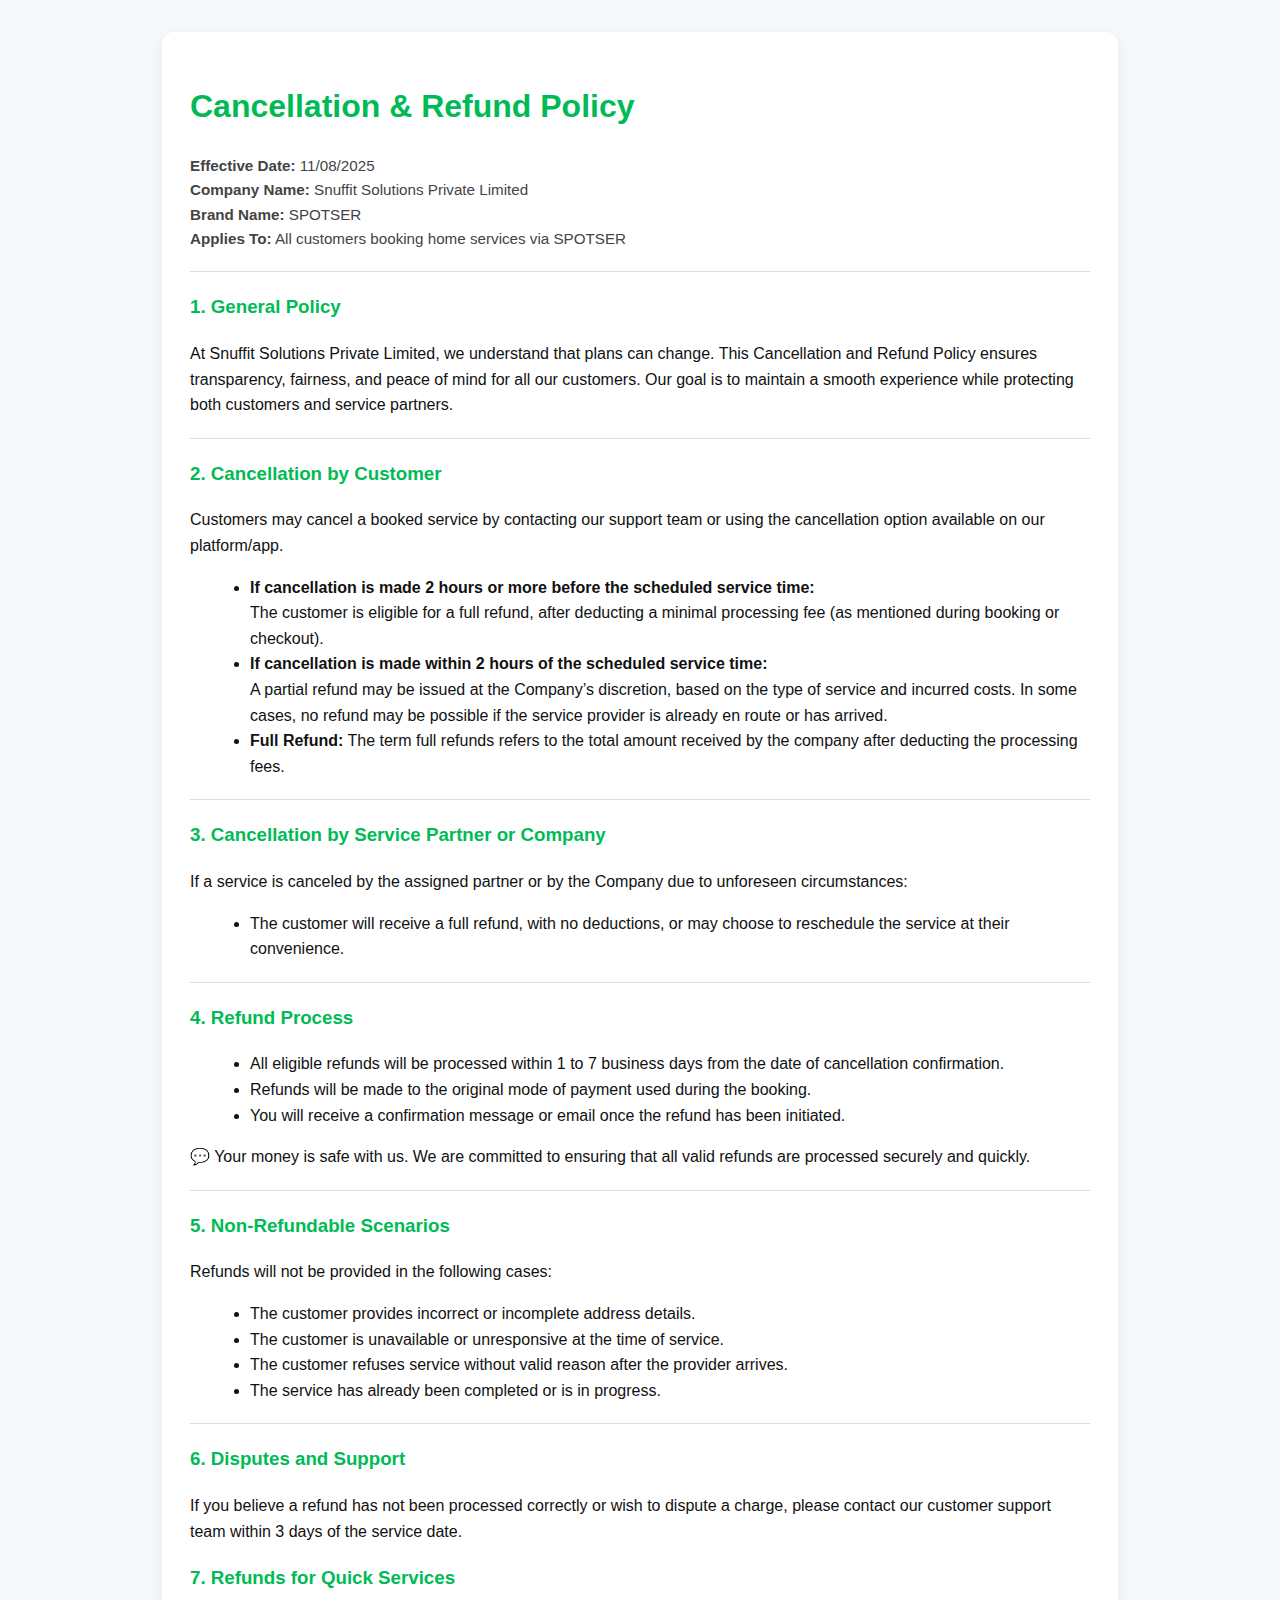
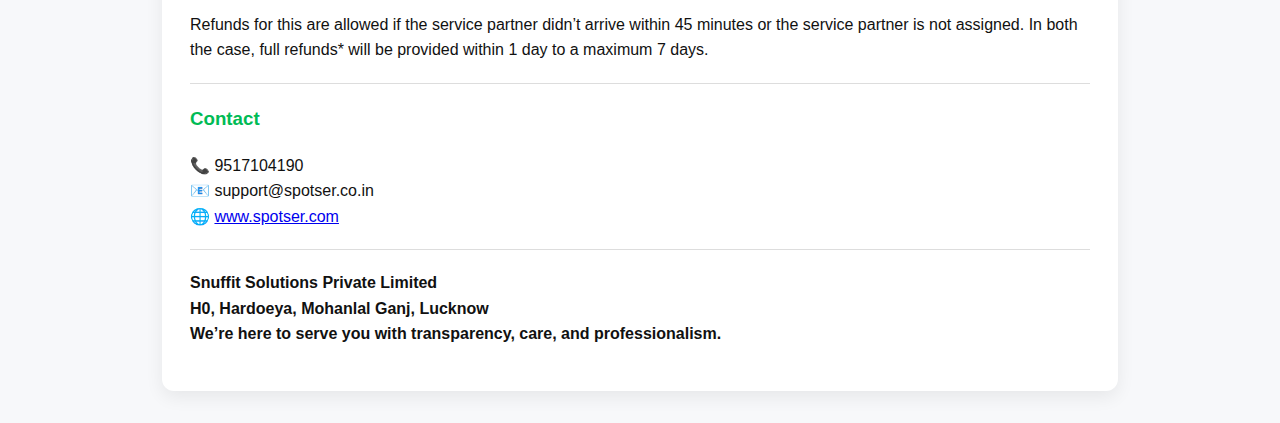
<file: SPOTSR/cancellation-refund.html>
<!doctype html>
<html lang="en">
<head>
  <meta charset="utf-8"/>
  <meta name="viewport" content="width=device-width,initial-scale=1"/>
  <title>Cancellation & Refund Policy - SPOTSER</title>
  <style>
    body { font-family: Arial, sans-serif; line-height: 1.6; padding: 24px; background: #f7f8fa; color: #111; }
    .container { max-width: 900px; margin: 0 auto; background: #fff; padding: 28px; border-radius: 12px; box-shadow: 0 6px 18px rgba(15,15,15,0.07); }
    h1, h2, h3 { color: #0b5; }
    .meta { font-size: 0.95rem; color: #444; }
    hr { border: none; border-top: 1px solid #ddd; margin: 20px 0; }
    ul { margin-left: 20px; }
    .company { font-weight: 600; }
  </style>
</head>
<body>
<div class="container">

<h1>Cancellation & Refund Policy</h1>

<p class="meta">
<strong>Effective Date:</strong> 11/08/2025<br/>
<strong>Company Name:</strong> Snuffit Solutions Private Limited<br/>
<strong>Brand Name:</strong> SPOTSER<br/>
<strong>Applies To:</strong> All customers booking home services via SPOTSER
</p>

<hr>

<h3>1. General Policy</h3>
<p>At Snuffit Solutions Private Limited, we understand that plans can change. This Cancellation and Refund Policy ensures transparency, fairness, and peace of mind for all our customers. Our goal is to maintain a smooth experience while protecting both customers and service partners.</p>

<hr>

<h3>2. Cancellation by Customer</h3>
<p>Customers may cancel a booked service by contacting our support team or using the cancellation option available on our platform/app.</p>

<ul>
<li><strong>If cancellation is made 2 hours or more before the scheduled service time:</strong><br/>The customer is eligible for a full refund, after deducting a minimal processing fee (as mentioned during booking or checkout).</li>
<li><strong>If cancellation is made within 2 hours of the scheduled service time:</strong><br/>A partial refund may be issued at the Company’s discretion, based on the type of service and incurred costs. In some cases, no refund may be possible if the service provider is already en route or has arrived.</li>
<li><strong>Full Refund:</strong> The term full refunds refers to the total amount received by the company after deducting the processing fees.</li>
</ul>

<hr>

<h3>3. Cancellation by Service Partner or Company</h3>
<p>If a service is canceled by the assigned partner or by the Company due to unforeseen circumstances:</p>
<ul>
<li>The customer will receive a full refund, with no deductions, or may choose to reschedule the service at their convenience.</li>
</ul>

<hr>

<h3>4. Refund Process</h3>
<ul>
<li>All eligible refunds will be processed within 1 to 7 business days from the date of cancellation confirmation.</li>
<li>Refunds will be made to the original mode of payment used during the booking.</li>
<li>You will receive a confirmation message or email once the refund has been initiated.</li>
</ul>
<p>💬 Your money is safe with us. We are committed to ensuring that all valid refunds are processed securely and quickly.</p>

<hr>

<h3>5. Non-Refundable Scenarios</h3>
<p>Refunds will not be provided in the following cases:</p>
<ul>
<li>The customer provides incorrect or incomplete address details.</li>
<li>The customer is unavailable or unresponsive at the time of service.</li>
<li>The customer refuses service without valid reason after the provider arrives.</li>
<li>The service has already been completed or is in progress.</li>
</ul>

<hr>

<h3>6. Disputes and Support</h3>
<p>If you believe a refund has not been processed correctly or wish to dispute a charge, please contact our customer support team within 3 days of the service date.</p>

<h3>7. Refunds for Quick Services</h3>
<p>Refunds for this are allowed if the service partner didn’t arrive within 45 minutes or the service partner is not assigned. In both the case, full refunds* will be provided within 1 day to a maximum 7 days.</p>

<hr>

<h3>Contact</h3>
<p>📞 9517104190<br/>
📧 support@spotser.co.in<br/>
🌐 <a href="http://www.spotser.com">www.spotser.com</a></p>

<hr>

<p class="company">
Snuffit Solutions Private Limited<br/>
H0, Hardoeya, Mohanlal Ganj, Lucknow<br/>
We’re here to serve you with transparency, care, and professionalism.
</p>

</div>
</body>
</html>
</file>
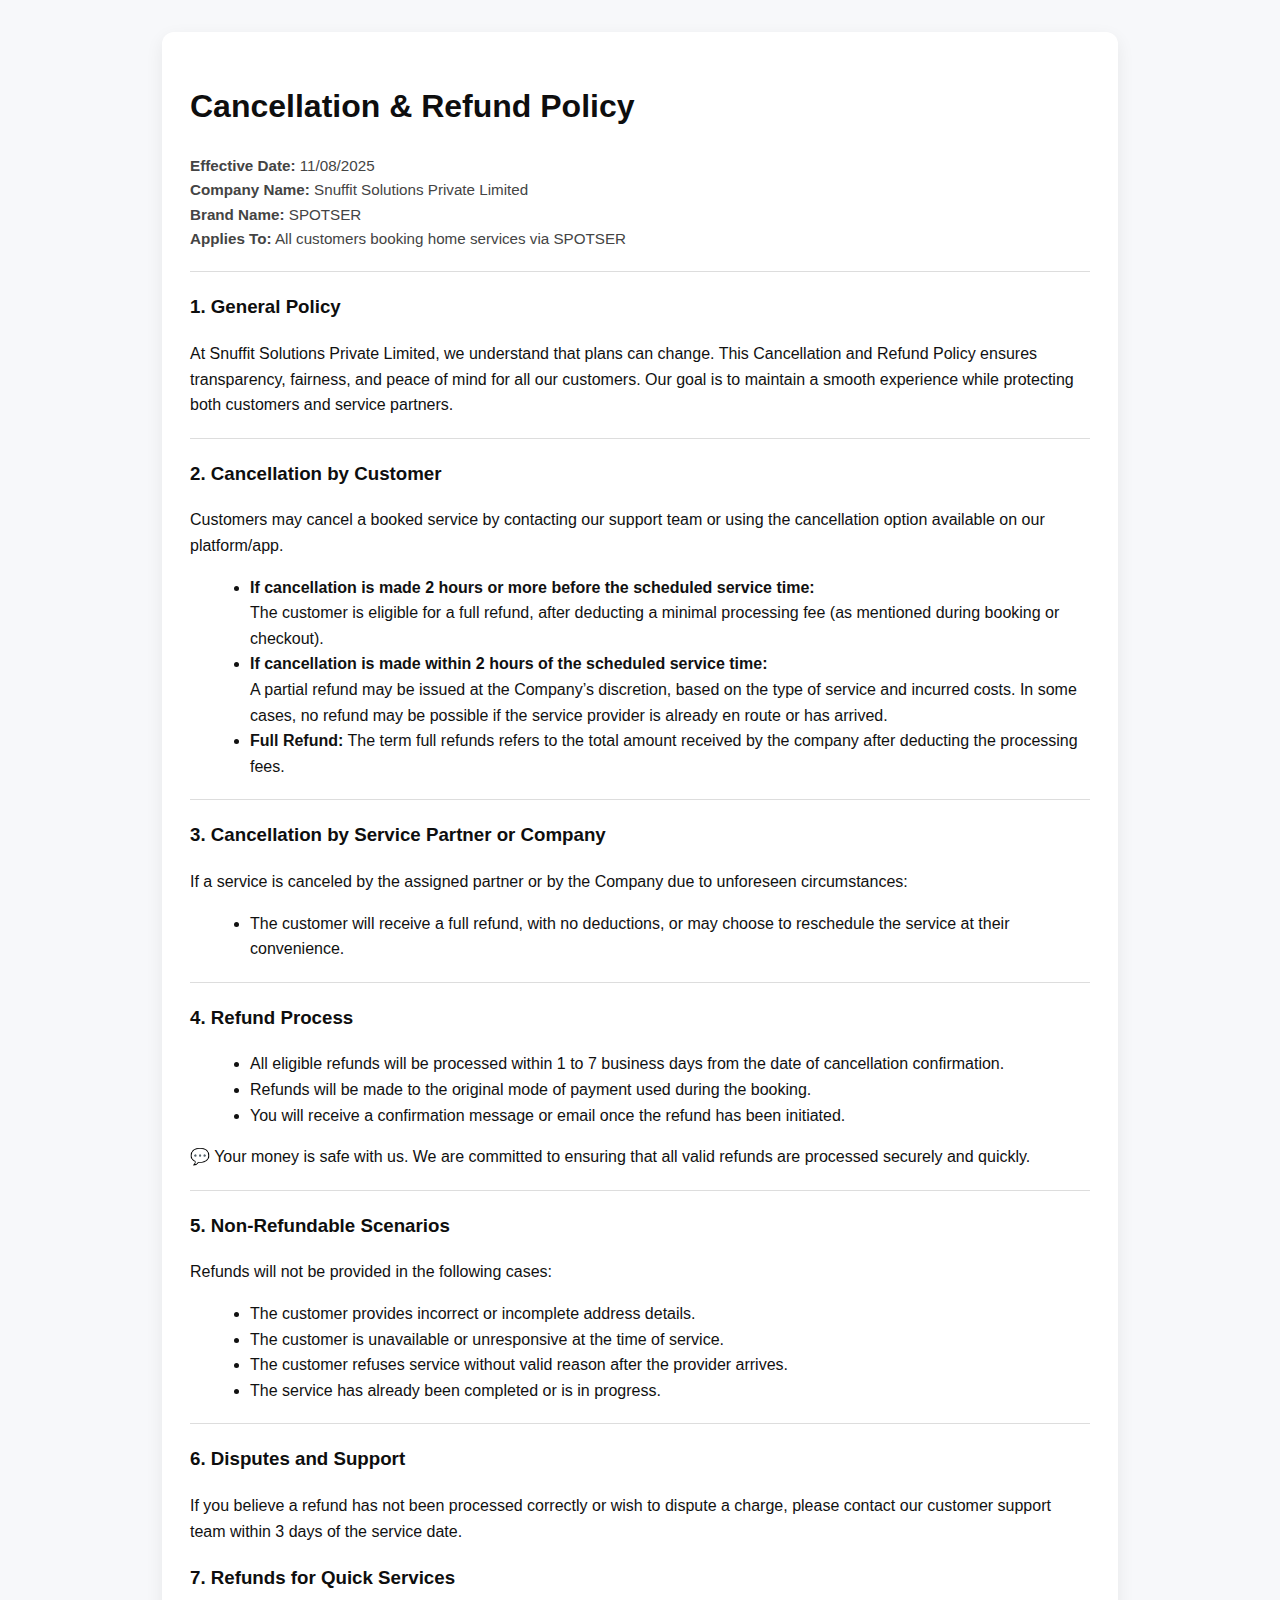
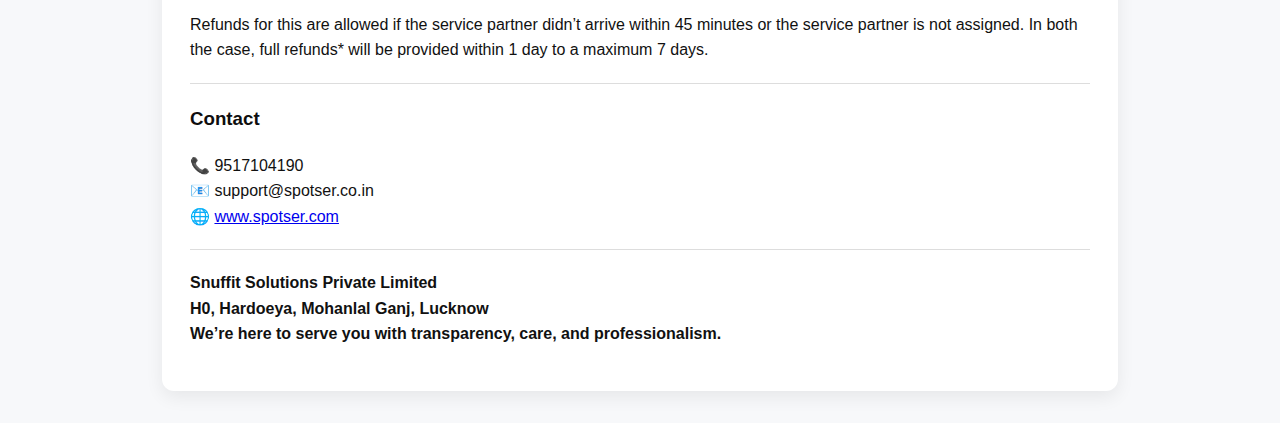
<file: SPOTSR/cancellation.html>
<!doctype html>
<html lang="en">
<head>
  <meta charset="utf-8"/>
  <meta name="viewport" content="width=device-width,initial-scale=1"/>
  <title>Cancellation & Refund Policy - SPOTSER</title>
  <style>
    body { font-family: Arial, sans-serif; line-height: 1.6; padding: 24px; background: #f7f8fa; color: #111; }
    .container { max-width: 900px; margin: 0 auto; background: #fff; padding: 28px; border-radius: 12px; box-shadow: 0 6px 18px rgba(15,15,15,0.07); }
    h1, h2, h3 { color: rgb(14, 14, 14); }
    .meta { font-size: 0.95rem; color: #444; }
    hr { border: none; border-top: 1px solid #ddd; margin: 20px 0; }
    ul { margin-left: 20px; }
    .company { font-weight: 600; }
  </style>
</head>
<body>
<div class="container">

<h1>Cancellation & Refund Policy</h1>

<p class="meta">
<strong>Effective Date:</strong> 11/08/2025<br/>
<strong>Company Name:</strong> Snuffit Solutions Private Limited<br/>
<strong>Brand Name:</strong> SPOTSER<br/>
<strong>Applies To:</strong> All customers booking home services via SPOTSER
</p>

<hr>

<h3>1. General Policy</h3>
<p>At Snuffit Solutions Private Limited, we understand that plans can change. This Cancellation and Refund Policy ensures transparency, fairness, and peace of mind for all our customers. Our goal is to maintain a smooth experience while protecting both customers and service partners.</p>

<hr>

<h3>2. Cancellation by Customer</h3>
<p>Customers may cancel a booked service by contacting our support team or using the cancellation option available on our platform/app.</p>

<ul>
<li><strong>If cancellation is made 2 hours or more before the scheduled service time:</strong><br/>The customer is eligible for a full refund, after deducting a minimal processing fee (as mentioned during booking or checkout).</li>
<li><strong>If cancellation is made within 2 hours of the scheduled service time:</strong><br/>A partial refund may be issued at the Company’s discretion, based on the type of service and incurred costs. In some cases, no refund may be possible if the service provider is already en route or has arrived.</li>
<li><strong>Full Refund:</strong> The term full refunds refers to the total amount received by the company after deducting the processing fees.</li>
</ul>

<hr>

<h3>3. Cancellation by Service Partner or Company</h3>
<p>If a service is canceled by the assigned partner or by the Company due to unforeseen circumstances:</p>
<ul>
<li>The customer will receive a full refund, with no deductions, or may choose to reschedule the service at their convenience.</li>
</ul>

<hr>

<h3>4. Refund Process</h3>
<ul>
<li>All eligible refunds will be processed within 1 to 7 business days from the date of cancellation confirmation.</li>
<li>Refunds will be made to the original mode of payment used during the booking.</li>
<li>You will receive a confirmation message or email once the refund has been initiated.</li>
</ul>
<p>💬 Your money is safe with us. We are committed to ensuring that all valid refunds are processed securely and quickly.</p>

<hr>

<h3>5. Non-Refundable Scenarios</h3>
<p>Refunds will not be provided in the following cases:</p>
<ul>
<li>The customer provides incorrect or incomplete address details.</li>
<li>The customer is unavailable or unresponsive at the time of service.</li>
<li>The customer refuses service without valid reason after the provider arrives.</li>
<li>The service has already been completed or is in progress.</li>
</ul>

<hr>

<h3>6. Disputes and Support</h3>
<p>If you believe a refund has not been processed correctly or wish to dispute a charge, please contact our customer support team within 3 days of the service date.</p>

<h3>7. Refunds for Quick Services</h3>
<p>Refunds for this are allowed if the service partner didn’t arrive within 45 minutes or the service partner is not assigned. In both the case, full refunds* will be provided within 1 day to a maximum 7 days.</p>

<hr>

<h3>Contact</h3>
<p>📞 9517104190<br/>
📧 support@spotser.co.in<br/>
🌐 <a href="http://www.spotser.com">www.spotser.com</a></p>

<hr>

<p class="company">
Snuffit Solutions Private Limited<br/>
H0, Hardoeya, Mohanlal Ganj, Lucknow<br/>
We’re here to serve you with transparency, care, and professionalism.
</p>

</div>
</body>
</html>
</file>
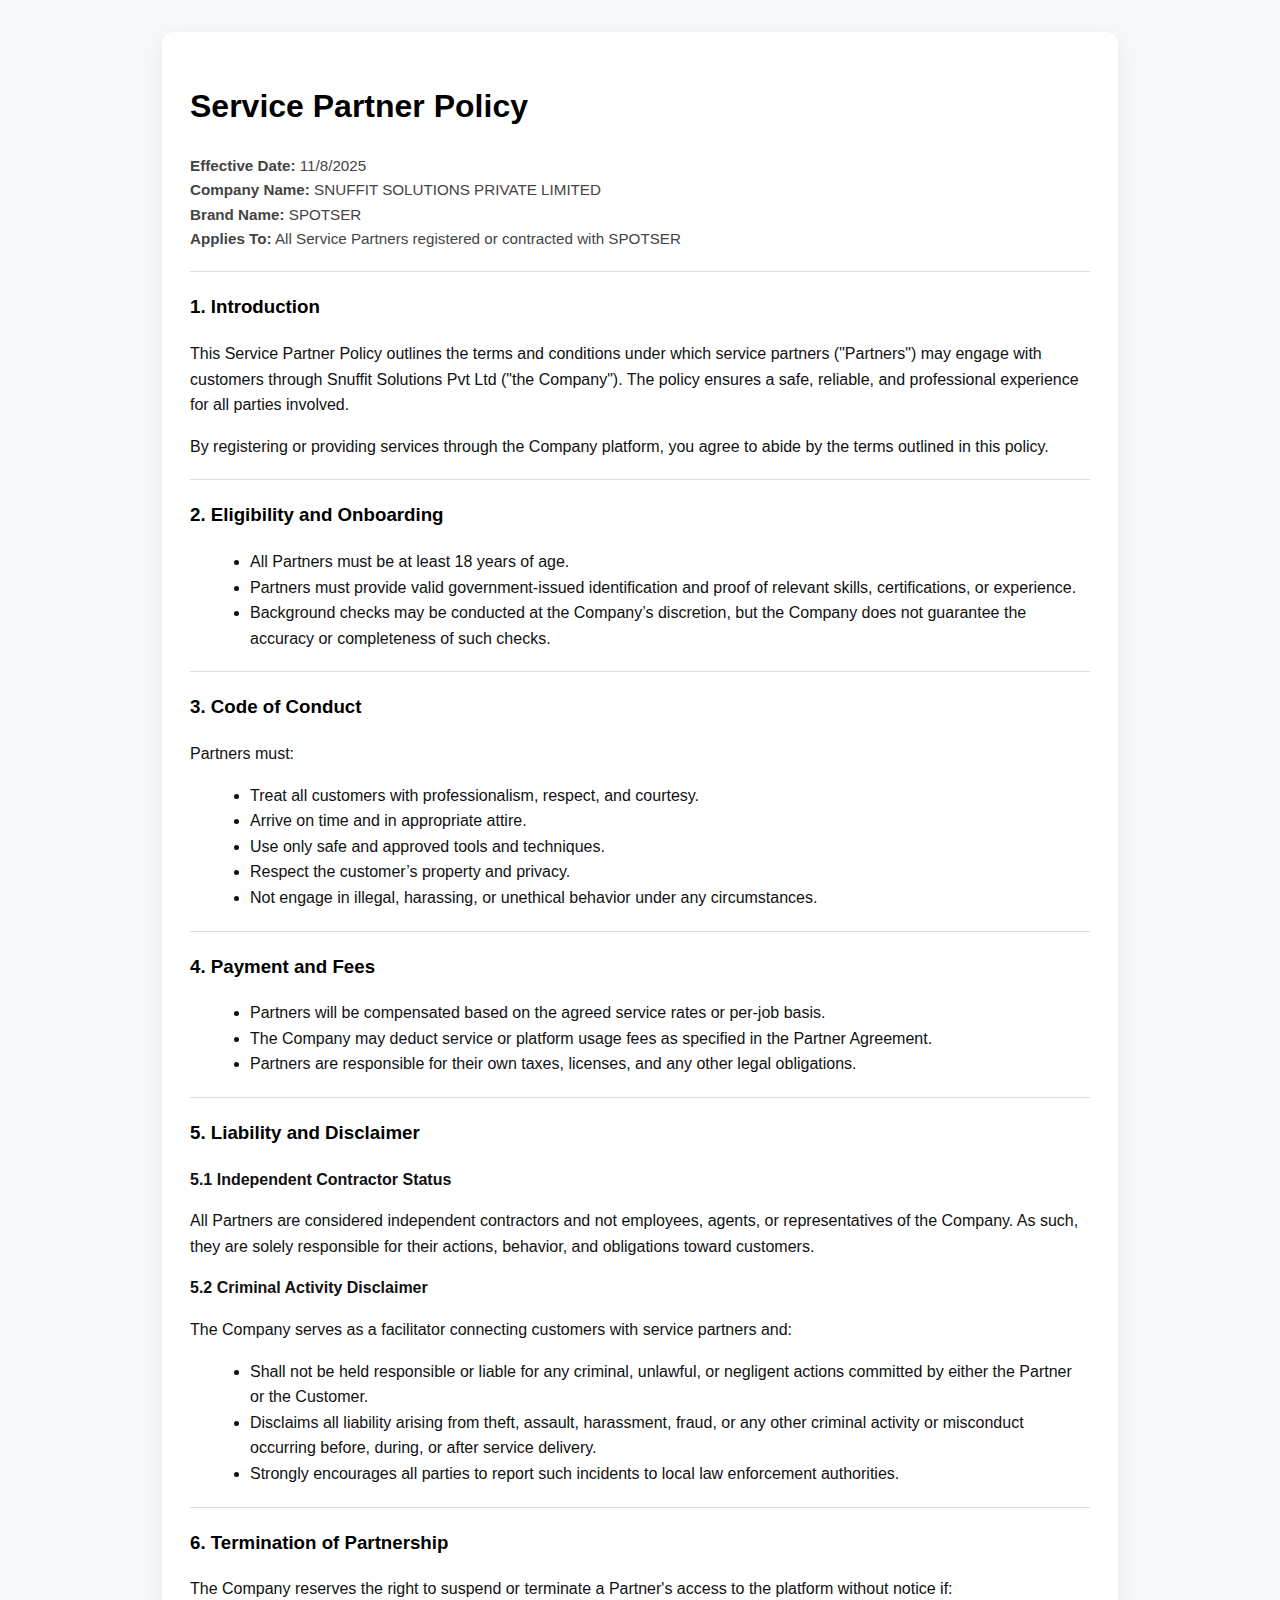
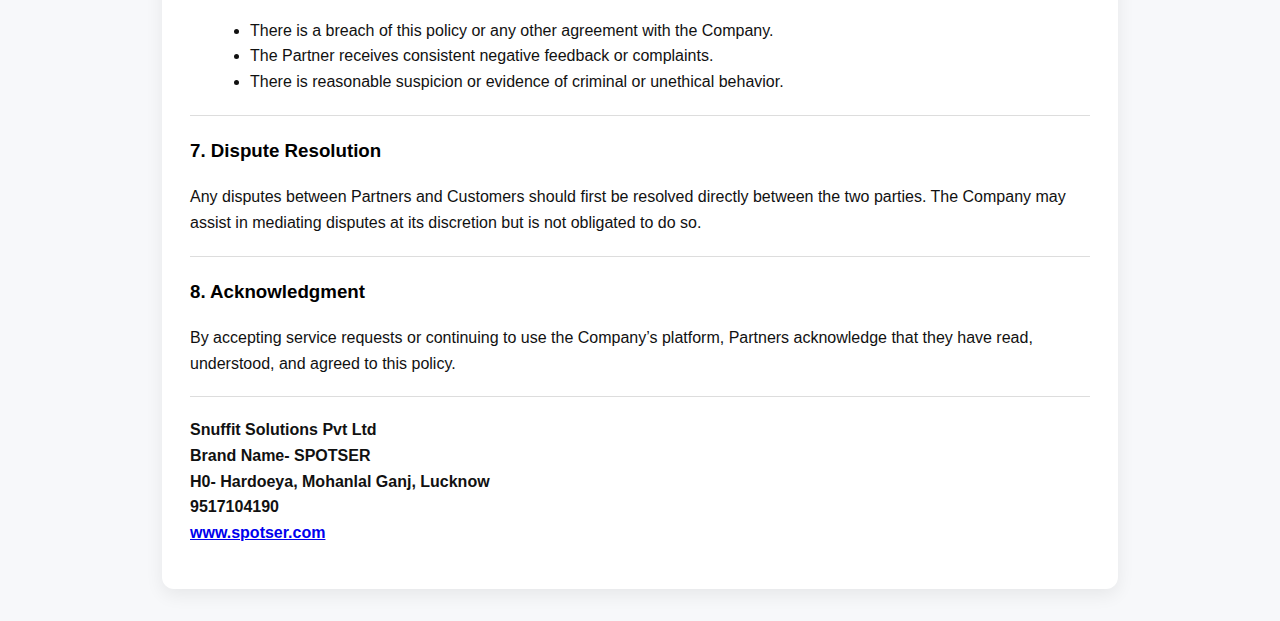
<file: SPOTSR/Service-Partner-Policy.html>
<!doctype html>
<html lang="en">
<head>
  <meta charset="utf-8"/>
  <meta name="viewport" content="width=device-width,initial-scale=1"/>
  <title>Service Partner Policy - SPOTSER</title>
  <style>
    body { font-family: Arial, sans-serif; line-height: 1.6; padding: 24px; background: #f7f8fa; color: #111; }
    .container { max-width: 900px; margin: 0 auto; background: #fff; padding: 28px; border-radius: 12px; box-shadow: 0 6px 18px rgba(15,15,15,0.07); }
    h1, h2, h3 { color: rgb(0, 0, 0); }
    .meta { font-size: 0.95rem; color: #444; }
    hr { border: none; border-top: 1px solid #ddd; margin: 20px 0; }
    ul { margin-left: 20px; }
    .company { font-weight: 600; }
  </style>
</head>
<body>
<div class="container">

<h1>Service Partner Policy</h1>

<p class="meta">
<strong>Effective Date:</strong> 11/8/2025<br/>
<strong>Company Name:</strong> SNUFFIT SOLUTIONS PRIVATE LIMITED<br/>
<strong>Brand Name:</strong> SPOTSER<br/>
<strong>Applies To:</strong> All Service Partners registered or contracted with SPOTSER
</p>

<hr>

<h3>1. Introduction</h3>
<p>This Service Partner Policy outlines the terms and conditions under which service partners ("Partners") may engage with customers through Snuffit Solutions Pvt Ltd ("the Company"). The policy ensures a safe, reliable, and professional experience for all parties involved.</p>
<p>By registering or providing services through the Company platform, you agree to abide by the terms outlined in this policy.</p>

<hr>

<h3>2. Eligibility and Onboarding</h3>
<ul>
<li>All Partners must be at least 18 years of age.</li>
<li>Partners must provide valid government-issued identification and proof of relevant skills, certifications, or experience.</li>
<li>Background checks may be conducted at the Company’s discretion, but the Company does not guarantee the accuracy or completeness of such checks.</li>
</ul>

<hr>

<h3>3. Code of Conduct</h3>
<p>Partners must:</p>
<ul>
<li>Treat all customers with professionalism, respect, and courtesy.</li>
<li>Arrive on time and in appropriate attire.</li>
<li>Use only safe and approved tools and techniques.</li>
<li>Respect the customer’s property and privacy.</li>
<li>Not engage in illegal, harassing, or unethical behavior under any circumstances.</li>
</ul>

<hr>

<h3>4. Payment and Fees</h3>
<ul>
<li>Partners will be compensated based on the agreed service rates or per-job basis.</li>
<li>The Company may deduct service or platform usage fees as specified in the Partner Agreement.</li>
<li>Partners are responsible for their own taxes, licenses, and any other legal obligations.</li>
</ul>

<hr>

<h3>5. Liability and Disclaimer</h3>

<p><strong>5.1 Independent Contractor Status</strong></p>
<p>All Partners are considered independent contractors and not employees, agents, or representatives of the Company. As such, they are solely responsible for their actions, behavior, and obligations toward customers.</p>

<p><strong>5.2 Criminal Activity Disclaimer</strong></p>
<p>The Company serves as a facilitator connecting customers with service partners and:</p>
<ul>
<li>Shall not be held responsible or liable for any criminal, unlawful, or negligent actions committed by either the Partner or the Customer.</li>
<li>Disclaims all liability arising from theft, assault, harassment, fraud, or any other criminal activity or misconduct occurring before, during, or after service delivery.</li>
<li>Strongly encourages all parties to report such incidents to local law enforcement authorities.</li>
</ul>

<hr>

<h3>6. Termination of Partnership</h3>
<p>The Company reserves the right to suspend or terminate a Partner's access to the platform without notice if:</p>
<ul>
<li>There is a breach of this policy or any other agreement with the Company.</li>
<li>The Partner receives consistent negative feedback or complaints.</li>
<li>There is reasonable suspicion or evidence of criminal or unethical behavior.</li>
</ul>

<hr>

<h3>7. Dispute Resolution</h3>
<p>Any disputes between Partners and Customers should first be resolved directly between the two parties. The Company may assist in mediating disputes at its discretion but is not obligated to do so.</p>

<hr>

<h3>8. Acknowledgment</h3>
<p>By accepting service requests or continuing to use the Company’s platform, Partners acknowledge that they have read, understood, and agreed to this policy.</p>

<hr>

<p class="company">
Snuffit Solutions Pvt Ltd<br/>
Brand Name- SPOTSER<br/>
H0- Hardoeya, Mohanlal Ganj, Lucknow<br/>
9517104190<br/>
<a href="http://www.spotser.com">www.spotser.com</a>
</p>

</div>
</body>
</html>
</file>
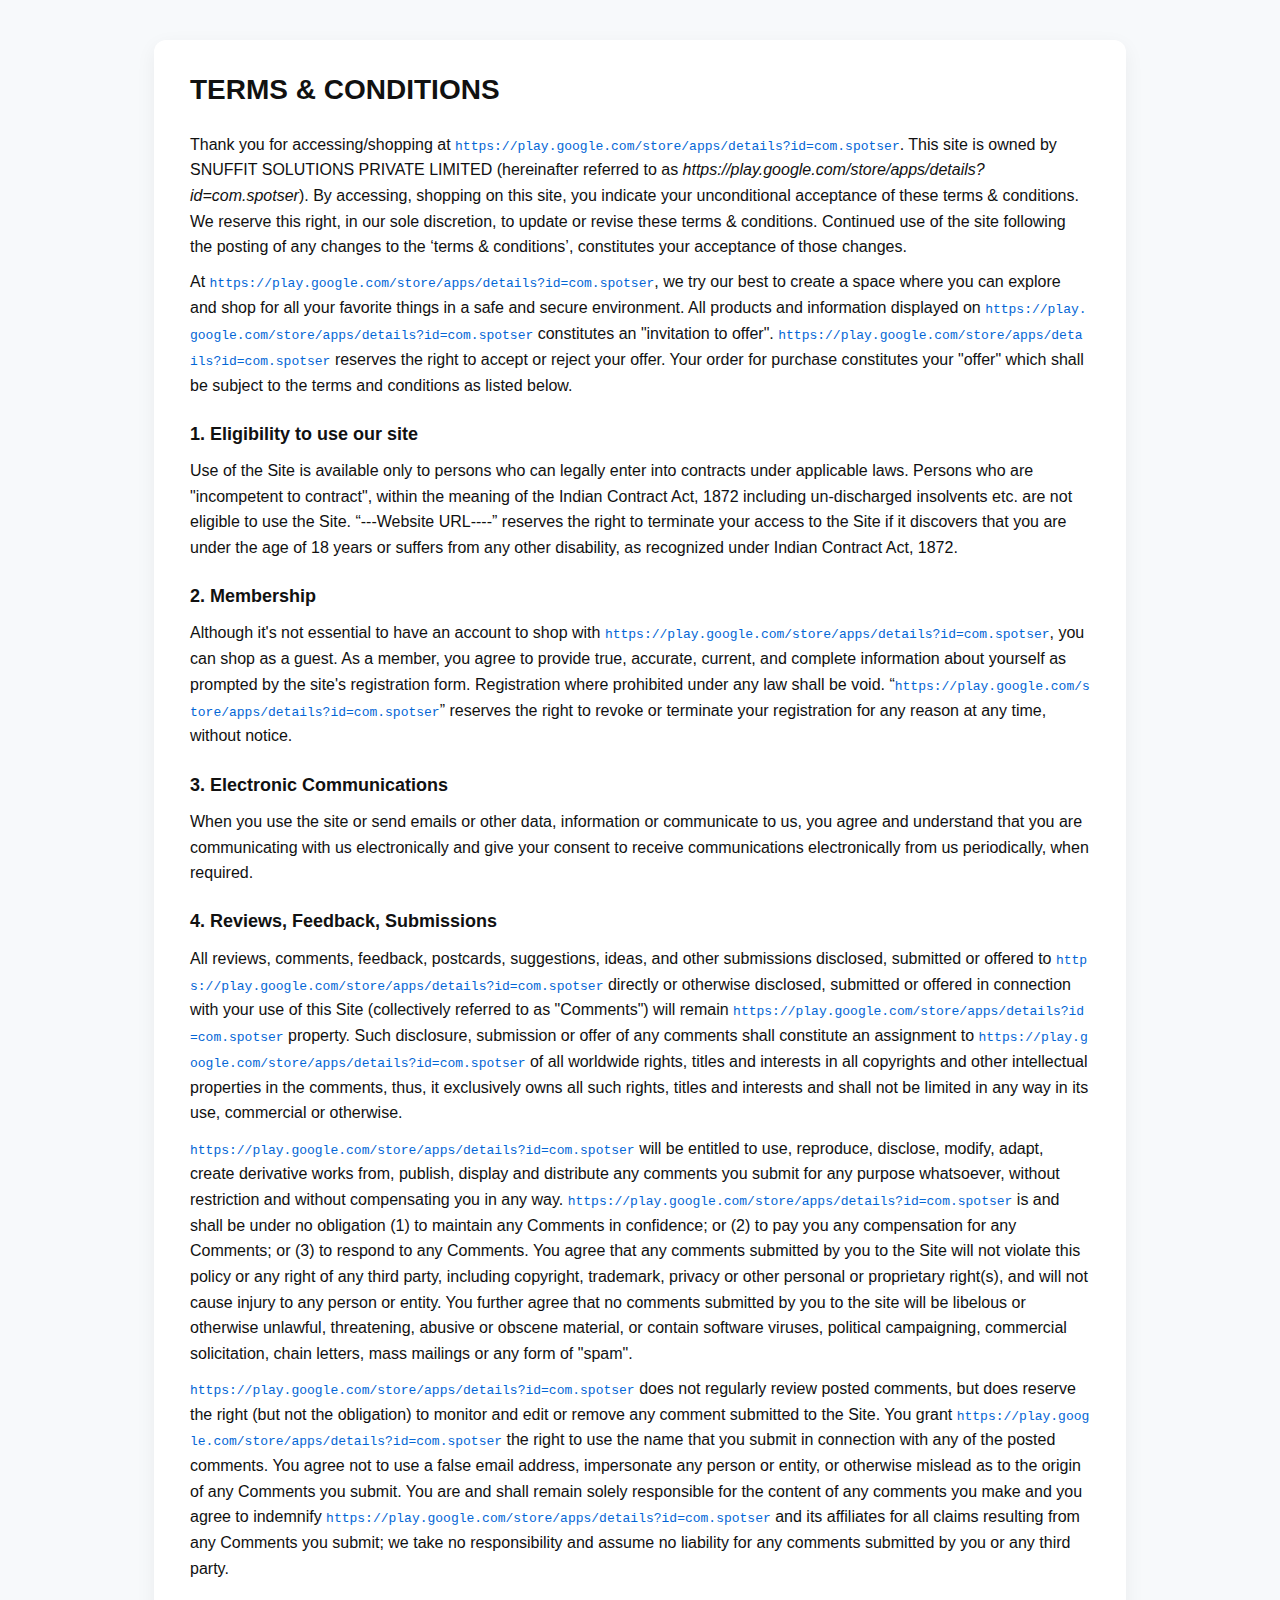
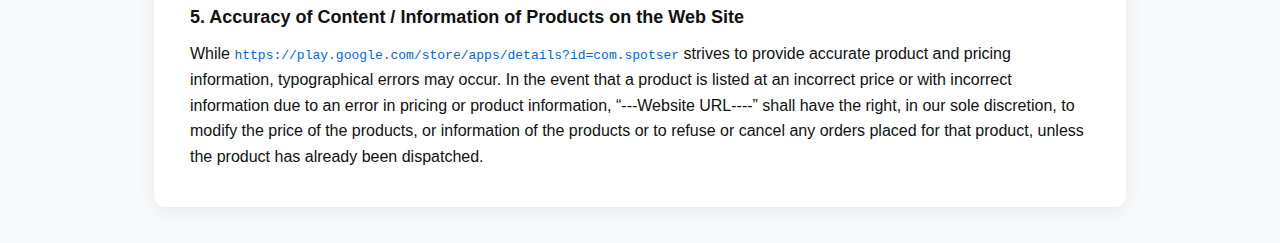
<file: SPOTSR/Terms-and-Conditions.html>
<!doctype html>
<html lang="en">
<head>
  <meta charset="utf-8" />
  <meta name="viewport" content="width=device-width,initial-scale=1" />
  <title>Terms &amp; Conditions — Spotser</title>
  <style>
    body { font-family: -apple-system, BlinkMacSystemFont, "Segoe UI", Roboto, "Helvetica Neue", Arial; line-height:1.6; color:#111; padding:32px; background:#f7f9fb; }
    .container { max-width:900px; margin:0 auto; background:#fff; padding:28px 36px; box-shadow:0 6px 20px rgba(0,0,0,0.06); border-radius:12px; }
    h1 { margin-top:0; font-size:28px; }
    h2 { font-size:18px; margin:1.2em 0 0.4em; }
    p { margin:0.6em 0; }
    ol { margin-left:1.2em; }
    code.url { color:#0366d6; word-break:break-all; }
    footer { margin-top:28px; font-size:13px; color:#555; }
  </style>
</head>
<body>
  <div class="container">
    <h1>TERMS &amp; CONDITIONS</h1>

    <p>Thank you for accessing/shopping at 
      <code class="url">https://play.google.com/store/apps/details?id=com.spotser</code>. This site is owned by SNUFFIT SOLUTIONS PRIVATE LIMITED (hereinafter referred to as <em>https://play.google.com/store/apps/details?id=com.spotser</em>). By accessing, shopping on this site, you indicate your unconditional acceptance of these terms &amp; conditions. We reserve this right, in our sole discretion, to update or revise these terms &amp; conditions. Continued use of the site following the posting of any changes to the ‘terms &amp; conditions’, constitutes your acceptance of those changes.</p>

    <p>At <code class="url">https://play.google.com/store/apps/details?id=com.spotser</code>, we try our best to create a space where you can explore and shop for all your favorite things in a safe and secure environment. All products and information displayed on <code class="url">https://play.google.com/store/apps/details?id=com.spotser</code> constitutes an "invitation to offer". <code class="url">https://play.google.com/store/apps/details?id=com.spotser</code> reserves the right to accept or reject your offer. Your order for purchase constitutes your "offer" which shall be subject to the terms and conditions as listed below.</p>

    <h2>1. Eligibility to use our site</h2>
    <p>Use of the Site is available only to persons who can legally enter into contracts under applicable laws. Persons who are "incompetent to contract", within the meaning of the Indian Contract Act, 1872 including un-discharged insolvents etc. are not eligible to use the Site. “---Website URL----” reserves the right to terminate your access to the Site if it discovers that you are under the age of 18 years or suffers from any other disability, as recognized under Indian Contract Act, 1872.</p>

    <h2>2. Membership</h2>
    <p>Although it's not essential to have an account to shop with <code class="url">https://play.google.com/store/apps/details?id=com.spotser</code>, you can shop as a guest. As a member, you agree to provide true, accurate, current, and complete information about yourself as prompted by the site's registration form. Registration where prohibited under any law shall be void. “<code class="url">https://play.google.com/store/apps/details?id=com.spotser</code>” reserves the right to revoke or terminate your registration for any reason at any time, without notice.</p>

    <h2>3. Electronic Communications</h2>
    <p>When you use the site or send emails or other data, information or communicate to us, you agree and understand that you are communicating with us electronically and give your consent to receive communications electronically from us periodically, when required.</p>

    <h2>4. Reviews, Feedback, Submissions</h2>
    <p>All reviews, comments, feedback, postcards, suggestions, ideas, and other submissions disclosed, submitted or offered to <code class="url">https://play.google.com/store/apps/details?id=com.spotser</code> directly or otherwise disclosed, submitted or offered in connection with your use of this Site (collectively referred to as "Comments") will remain <code class="url">https://play.google.com/store/apps/details?id=com.spotser</code> property. Such disclosure, submission or offer of any comments shall constitute an assignment to <code class="url">https://play.google.com/store/apps/details?id=com.spotser</code> of all worldwide rights, titles and interests in all copyrights and other intellectual properties in the comments, thus, it exclusively owns all such rights, titles and interests and shall not be limited in any way in its use, commercial or otherwise.</p>

    <p><code class="url">https://play.google.com/store/apps/details?id=com.spotser</code> will be entitled to use, reproduce, disclose, modify, adapt, create derivative works from, publish, display and distribute any comments you submit for any purpose whatsoever, without restriction and without compensating you in any way. <code class="url">https://play.google.com/store/apps/details?id=com.spotser</code> is and shall be under no obligation (1) to maintain any Comments in confidence; or (2) to pay you any compensation for any Comments; or (3) to respond to any Comments. You agree that any comments submitted by you to the Site will not violate this policy or any right of any third party, including copyright, trademark, privacy or other personal or proprietary right(s), and will not cause injury to any person or entity. You further agree that no comments submitted by you to the site will be libelous or otherwise unlawful, threatening, abusive or obscene material, or contain software viruses, political campaigning, commercial solicitation, chain letters, mass mailings or any form of "spam".</p>

    <p><code class="url">https://play.google.com/store/apps/details?id=com.spotser</code> does not regularly review posted comments, but does reserve the right (but not the obligation) to monitor and edit or remove any comment submitted to the Site. You grant <code class="url">https://play.google.com/store/apps/details?id=com.spotser</code> the right to use the name that you submit in connection with any of the posted comments. You agree not to use a false email address, impersonate any person or entity, or otherwise mislead as to the origin of any Comments you submit. You are and shall remain solely responsible for the content of any comments you make and you agree to indemnify <code class="url">https://play.google.com/store/apps/details?id=com.spotser</code> and its affiliates for all claims resulting from any Comments you submit; we take no responsibility and assume no liability for any comments submitted by you or any third party.</p>

    <h2>5. Accuracy of Content / Information of Products on the Web Site</h2>
    <p>While <code class="url">https://play.google.com/store/apps/details?id=com.spotser</code> strives to provide accurate product and pricing information, typographical errors may occur. In the event that a product is listed at an incorrect price or with incorrect information due to an error in pricing or product information, “---Website URL----” shall have the right, in our sole discretion, to modify the price of the products, or information of the products or to refuse or cancel any orders placed for that product, unless the product has already been dispatched.</p>

    
  </div>
</body>
</html>
</file>
